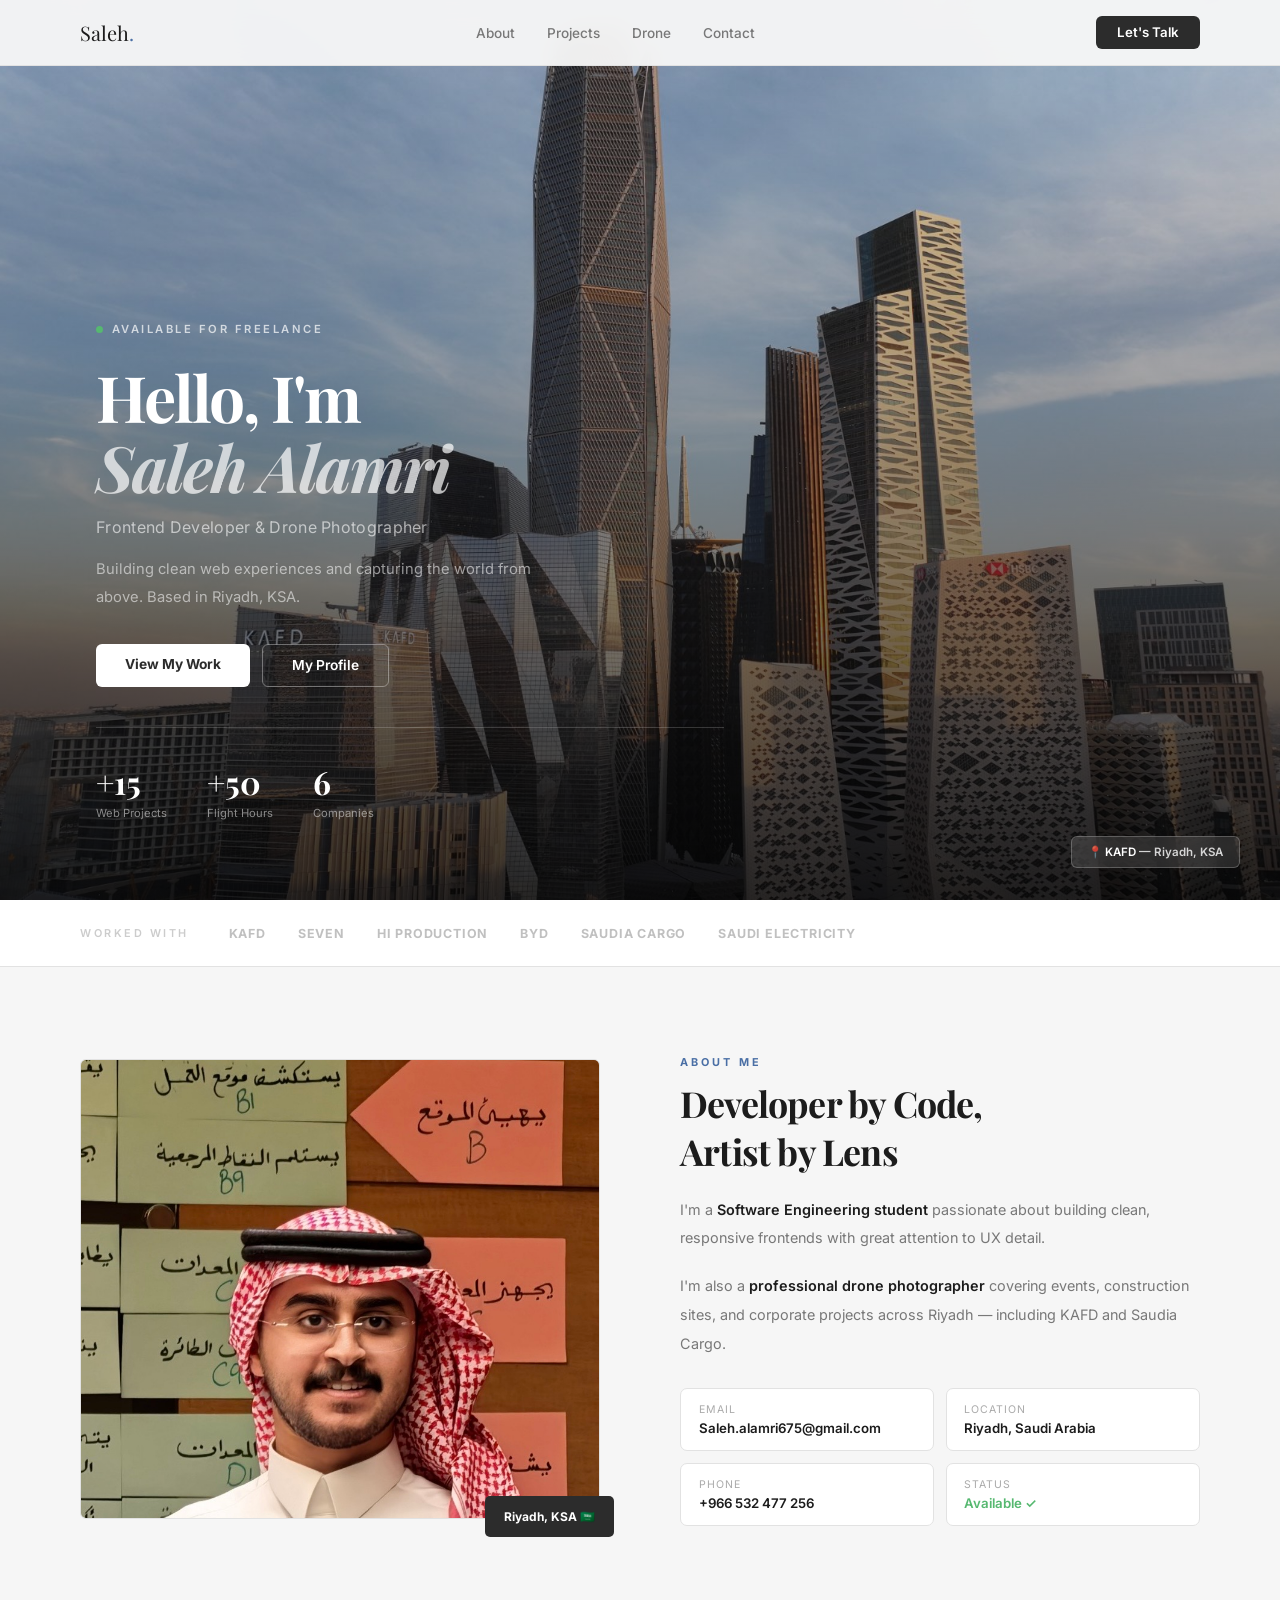
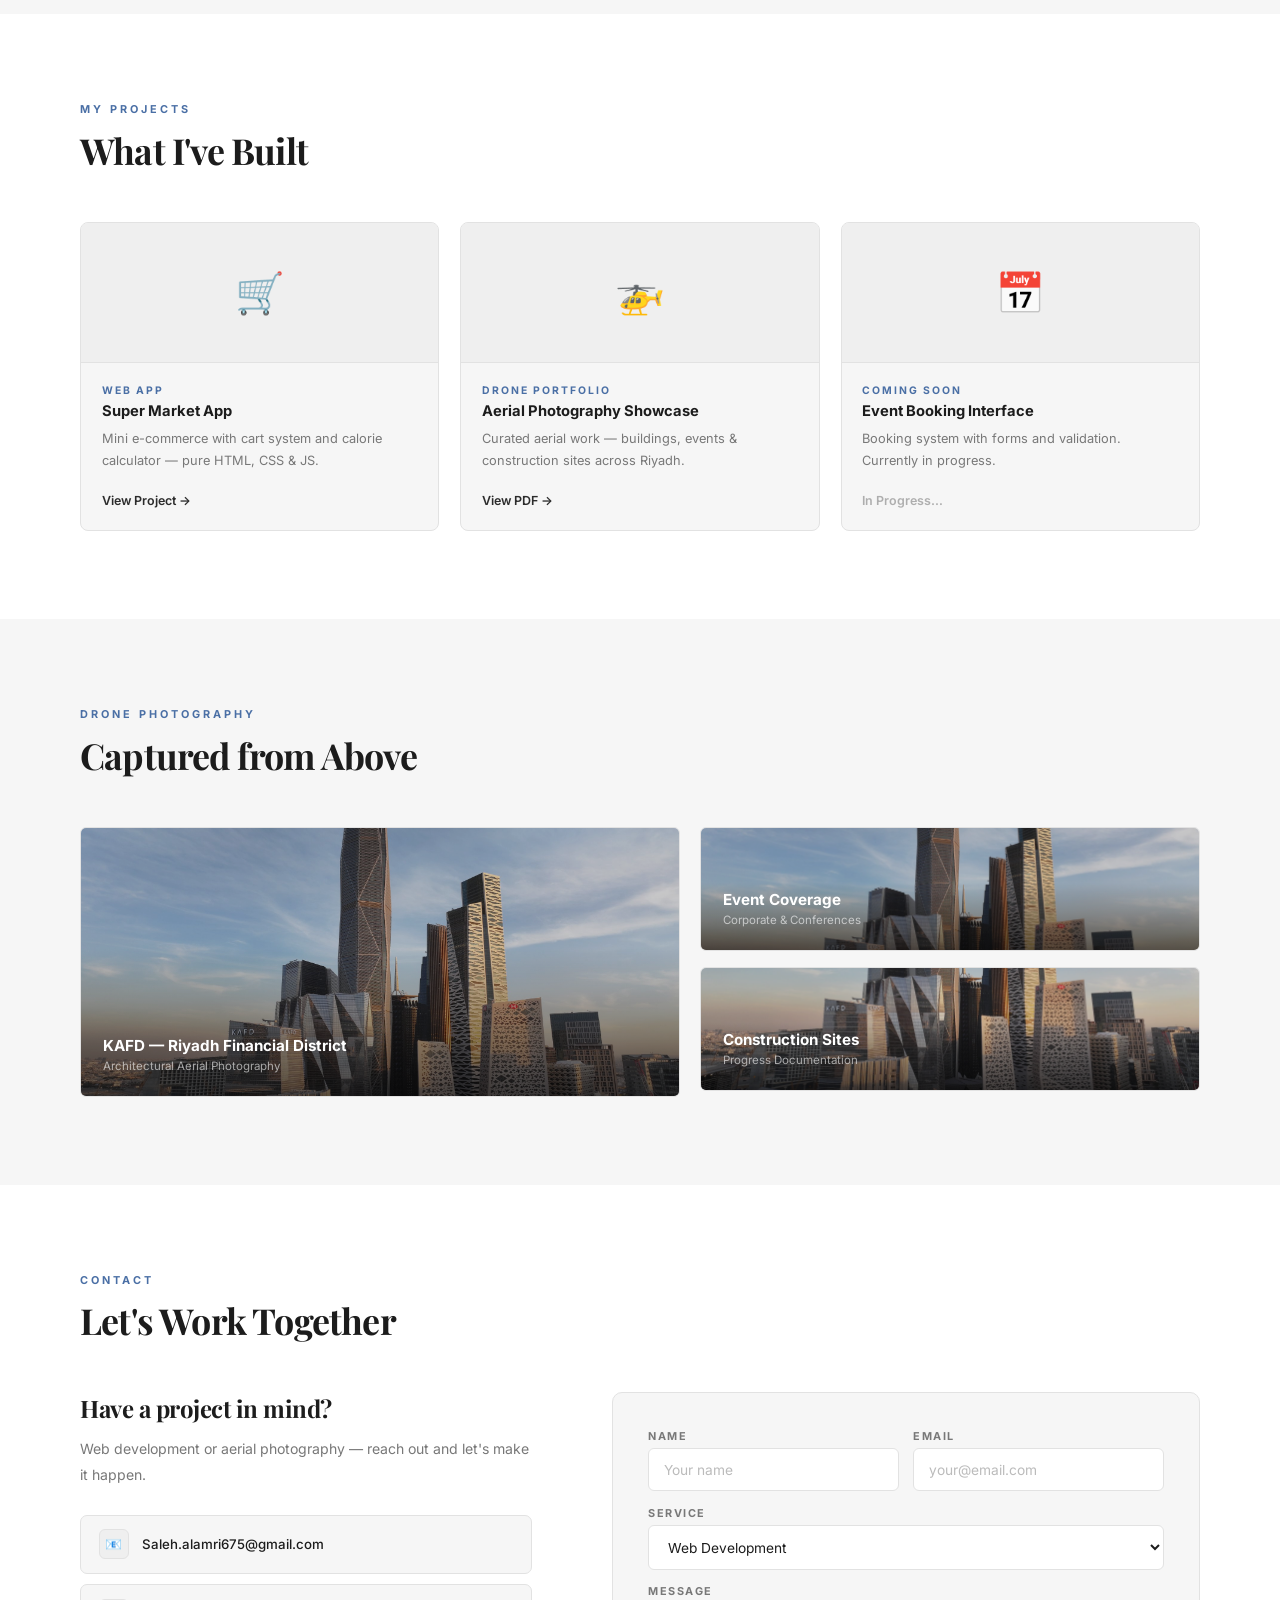
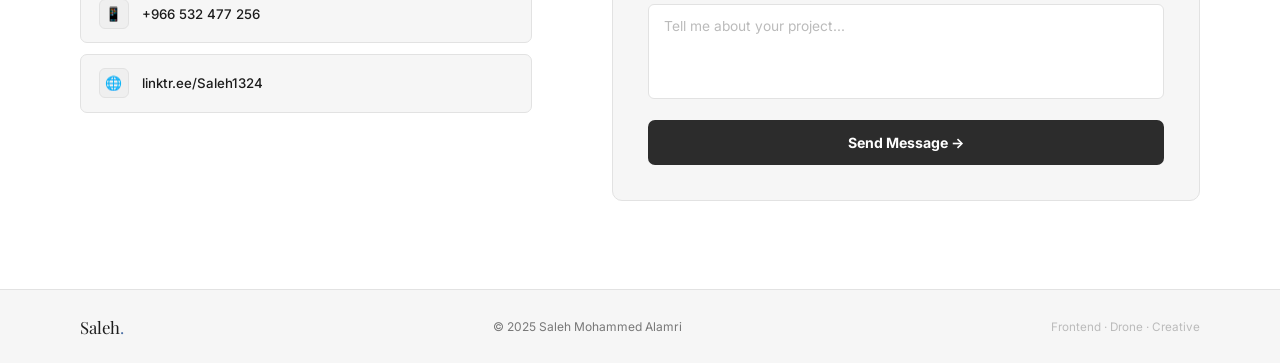
<file: index.html>
<!DOCTYPE html>
<html lang="en">
<head>
  <meta charset="UTF-8">
  <meta name="viewport" content="width=device-width, initial-scale=1.0">
  <title>Saleh Alamri — Portfolio</title>
  <link href="https://fonts.googleapis.com/css2?family=Playfair+Display:wght@600;700&family=Inter:wght@300;400;500;600&display=swap" rel="stylesheet">
  <style>
    *, *::before, *::after { margin: 0; padding: 0; box-sizing: border-box; }

    :root {
      --bg:      #f6f6f6;
      --bg2:     #ffffff;
      --soft:    #efefef;
      --border:  #e2e2e2;
      --border2: #c8c8c8;
      --text:    #1c1c1c;
      --muted:   #787878;
      --accent:  #4a6fa5;
      --btn:     #2c2c2c;
      --btn-h:   #111111;
    }

    html { scroll-behavior: smooth; }
    body { font-family: 'Inter', sans-serif; background: var(--bg); color: var(--text); overflow-x: hidden; }

    /* ── NAV ── */
    nav {
      position: fixed; top: 0; left: 0; right: 0; z-index: 100;
      display: flex; justify-content: space-between; align-items: center;
      padding: 1rem 5rem;
      background: rgba(246,246,246,0.96);
      backdrop-filter: blur(12px);
      border-bottom: 1px solid var(--border);
    }
    .nav-logo { font-family: 'Playfair Display', serif; font-size: 1.25rem; color: var(--text); }
    .nav-logo span { color: var(--accent); }
    .nav-links { display: flex; gap: 2rem; list-style: none; }
    .nav-links a { color: var(--muted); text-decoration: none; font-size: 0.85rem; font-weight: 500; transition: color 0.2s; }
    .nav-links a:hover { color: var(--text); }
    .nav-cta { padding: 0.52rem 1.3rem; background: var(--btn); color: #fff; border-radius: 6px; font-size: 0.83rem; font-weight: 600; text-decoration: none; transition: background 0.2s; }
    .nav-cta:hover { background: var(--btn-h); }

    /* ── HERO — Full screen KAFD background ── */
    .hero {
      position: relative;
      min-height: 100vh;
      display: flex;
      flex-direction: column;
      justify-content: flex-end;
      overflow: hidden;
    }

    .hero-bg {
      position: absolute;
      inset: 0;
      background: url('./Images/Header.JPG') center / cover no-repeat;
      z-index: 0;
    }
    .hero-bg::after {
      content: '';
      position: absolute;
      inset: 0;
      background: linear-gradient(
        to bottom,
        rgba(0,0,0,0.10) 0%,
        rgba(0,0,0,0.30) 40%,
        rgba(0,0,0,0.78) 100%
      );
    }

    .hero-content {
      position: relative;
      z-index: 1;
      padding: 4rem 6rem 5rem;
      max-width: 820px;
    }

    .hero-badge {
      display: inline-flex; align-items: center; gap: 0.55rem;
      font-size: 0.7rem; letter-spacing: 2.5px; text-transform: uppercase;
      color: rgba(255,255,255,0.7); font-weight: 600; margin-bottom: 1.6rem;
      animation: fadeUp 0.6s ease both;
    }
    .badge-dot { width: 7px; height: 7px; background: #56b870; border-radius: 50%; animation: blink 2s infinite; }
    @keyframes blink { 0%,100%{opacity:1} 50%{opacity:0.25} }

    h1 {
      font-family: 'Playfair Display', serif;
      font-size: clamp(2.8rem, 5vw, 5rem);
      font-weight: 700; line-height: 1.1; letter-spacing: -2px;
      color: #fff;
      animation: fadeUp 0.6s ease 0.1s both;
    }
    h1 em { font-style: italic; color: rgba(255,255,255,0.7); }

    .hero-sub {
      margin-top: 0.9rem; font-size: 1rem;
      color: rgba(255,255,255,0.6); font-weight: 400; letter-spacing: 0.3px;
      animation: fadeUp 0.6s ease 0.15s both;
    }
    .hero-desc {
      margin-top: 1.2rem; font-size: 0.92rem;
      color: rgba(255,255,255,0.55); line-height: 1.9; max-width: 480px;
      animation: fadeUp 0.6s ease 0.2s both;
    }
    .hero-btns { display: flex; gap: 0.8rem; margin-top: 2rem; animation: fadeUp 0.6s ease 0.25s both; }
    .btn-dark {
      padding: 0.78rem 1.8rem; background: #fff; color: var(--btn);
      border-radius: 6px; font-size: 0.86rem; font-weight: 700;
      text-decoration: none; border: none; cursor: pointer;
      font-family: 'Inter', sans-serif; transition: background 0.2s, transform 0.15s;
    }
    .btn-dark:hover { background: #e8e8e8; transform: translateY(-1px); }
    .btn-ghost {
      padding: 0.78rem 1.8rem; background: transparent; color: #fff;
      border-radius: 6px; font-size: 0.86rem; font-weight: 600;
      text-decoration: none; border: 1.5px solid rgba(255,255,255,0.35);
      transition: all 0.2s;
    }
    .btn-ghost:hover { border-color: #fff; background: rgba(255,255,255,0.1); transform: translateY(-1px); }

    .hero-stats {
      display: flex; gap: 2.5rem; margin-top: 2.5rem;
      padding-top: 2rem; border-top: 1px solid rgba(255,255,255,0.18);
      animation: fadeUp 0.6s ease 0.3s both;
    }
    .stat-n { font-family: 'Playfair Display', serif; font-size: 2rem; font-weight: 700; color: #fff; }
    .stat-l { font-size: 0.7rem; color: rgba(255,255,255,0.5); margin-top: 0.2rem; }

    .kafd-label {
      position: absolute; bottom: 2rem; right: 2.5rem; z-index: 1;
      background: rgba(255,255,255,0.12);
      backdrop-filter: blur(10px);
      border: 1px solid rgba(255,255,255,0.22);
      padding: 0.5rem 1rem; border-radius: 6px;
      font-size: 0.72rem; font-weight: 600; color: rgba(255,255,255,0.8);
      animation: fadeUp 0.6s ease 0.4s both;
    }
    .kafd-label span { color: #fff; }

    /* ── CLIENTS ── */
    .clients {
      padding: 1.6rem 5rem;
      background: var(--bg2); border-bottom: 1px solid var(--border);
    }
    .clients-inner { display: flex; align-items: center; gap: 2.5rem; flex-wrap: wrap; }
    .cl-label { font-size: 0.68rem; letter-spacing: 2.5px; text-transform: uppercase; color: #ccc; font-weight: 600; white-space: nowrap; }
    .cl-names { display: flex; gap: 2rem; flex-wrap: wrap; }
    .cl-name { font-size: 0.78rem; font-weight: 700; color: #c0c0c0; letter-spacing: 0.8px; text-transform: uppercase; transition: color 0.2s; cursor: default; }
    .cl-name:hover { color: var(--accent); }

    /* ── SECTIONS ── */
    section { padding: 5.5rem 5rem; }
    .sec-eyebrow { font-size: 0.68rem; letter-spacing: 3px; text-transform: uppercase; color: var(--accent); font-weight: 700; margin-bottom: 0.6rem; }
    .sec-title { font-family: 'Playfair Display', serif; font-size: clamp(1.7rem, 2.8vw, 2.5rem); font-weight: 700; color: var(--text); letter-spacing: -0.8px; }
    .sec-hdr { margin-bottom: 3rem; }

    /* ── ABOUT ── */
    #about { background: var(--bg); }
    .about-grid { display: grid; grid-template-columns: 1fr 1fr; gap: 5rem; align-items: center; }
    .abt-img { position: relative; }
    .abt-img img { width: 100%; height: 460px; object-fit: cover; object-position: top center; border-radius: 6px; border: 1px solid var(--border); }
    .abt-badge { position: absolute; bottom: -14px; right: -14px; background: var(--btn); color: #fff; padding: 0.8rem 1.2rem; border-radius: 5px; font-size: 0.75rem; font-weight: 700; }
    .abt-text p { color: var(--muted); line-height: 2; font-size: 0.9rem; margin-bottom: 1.2rem; }
    .abt-text p strong { color: var(--text); font-weight: 600; }
    .abt-info { display: grid; grid-template-columns: 1fr 1fr; gap: 0.7rem; margin-top: 1.8rem; }
    .info-box { background: var(--bg2); border: 1px solid var(--border); border-radius: 7px; padding: 0.9rem 1.1rem; }
    .ib-k { font-size: 0.66rem; text-transform: uppercase; letter-spacing: 1px; color: #aaa; margin-bottom: 0.25rem; }
    .ib-v { font-size: 0.83rem; color: var(--text); font-weight: 600; }
    .ib-v.on { color: #56b870; }

    /* ── PROJECTS ── */
    #projects { background: var(--bg2); }
    .proj-grid { display: grid; grid-template-columns: repeat(3,1fr); gap: 1.3rem; }
    .proj-card { background: var(--bg); border: 1px solid var(--border); border-radius: 8px; overflow: hidden; transition: all 0.3s; }
    .proj-card:hover { transform: translateY(-3px); box-shadow: 0 10px 28px rgba(0,0,0,0.07); border-color: var(--border2); }
    .proj-thumb { height: 140px; display: flex; align-items: center; justify-content: center; font-size: 2.5rem; background: var(--soft); border-bottom: 1px solid var(--border); }
    .proj-body { padding: 1.3rem; }
    .proj-type { font-size: 0.65rem; letter-spacing: 2px; text-transform: uppercase; color: var(--accent); font-weight: 700; margin-bottom: 0.35rem; }
    .proj-name { font-size: 0.92rem; font-weight: 700; color: var(--text); margin-bottom: 0.5rem; }
    .proj-desc { font-size: 0.8rem; color: var(--muted); line-height: 1.7; margin-bottom: 1.1rem; }
    .proj-link { display: inline-flex; align-items: center; gap: 0.3rem; font-size: 0.78rem; font-weight: 600; color: var(--btn); text-decoration: none; transition: gap 0.2s; }
    .proj-link:hover { gap: 0.55rem; }

    /* ── DRONE ── */
    #drone { background: var(--bg); }
    .drone-grid { display: grid; grid-template-columns: 1.2fr 1fr; gap: 1.2rem; }
    .drone-card { position: relative; overflow: hidden; border-radius: 6px; border: 1px solid var(--border); height: 270px; }
    .drone-card img { width: 100%; height: 100%; object-fit: cover; transition: transform 0.5s; filter: brightness(0.82); }
    .drone-card:hover img { transform: scale(1.04); filter: brightness(0.95); }
    .drone-ov { position: absolute; inset: 0; background: linear-gradient(to top, rgba(0,0,0,0.55) 0%, transparent 55%); display: flex; flex-direction: column; justify-content: flex-end; padding: 1.4rem; }
    .ov-title { font-size: 0.95rem; font-weight: 700; color: #fff; margin-bottom: 0.25rem; }
    .ov-sub { font-size: 0.72rem; color: rgba(255,255,255,0.6); }
    .drone-right { display: flex; flex-direction: column; gap: 1rem; }
    .dc-sm { height: 124px; }

    /* ── CONTACT ── */
    #contact { background: var(--bg2); }
    .contact-grid { display: grid; grid-template-columns: 1fr 1.3fr; gap: 5rem; align-items: start; }
    .ct-info h3 { font-family: 'Playfair Display', serif; font-size: 1.5rem; font-weight: 700; color: var(--text); letter-spacing: -0.5px; margin-bottom: 0.7rem; }
    .ct-info p { color: var(--muted); line-height: 1.9; font-size: 0.88rem; margin-bottom: 1.6rem; }
    .ct-links { display: flex; flex-direction: column; gap: 0.65rem; }
    .ct-link { display: flex; align-items: center; gap: 0.85rem; padding: 0.85rem 1.1rem; background: var(--bg); border: 1px solid var(--border); border-radius: 7px; color: var(--text); text-decoration: none; font-size: 0.83rem; font-weight: 500; transition: border-color 0.2s, background 0.2s; }
    .ct-link:hover { border-color: var(--border2); background: var(--soft); }
    .ct-ico { width: 30px; height: 30px; flex-shrink: 0; background: var(--soft); border-radius: 6px; display: flex; align-items: center; justify-content: center; font-size: 0.85rem; border: 1px solid var(--border); }
    .ct-form { background: var(--bg); border: 1px solid var(--border); border-radius: 10px; padding: 2.2rem; }
    .f-row { display: grid; grid-template-columns: 1fr 1fr; gap: 0.9rem; }
    .fg { display: flex; flex-direction: column; gap: 0.35rem; margin-bottom: 0.9rem; }
    .fg label { font-size: 0.68rem; text-transform: uppercase; letter-spacing: 1.5px; color: var(--muted); font-weight: 700; }
    .fg input, .fg textarea, .fg select { background: var(--bg2); border: 1.5px solid var(--border); border-radius: 6px; padding: 0.78rem 0.9rem; color: var(--text); font-family: 'Inter', sans-serif; font-size: 0.86rem; outline: none; resize: none; transition: border-color 0.2s; }
    .fg input:focus, .fg textarea:focus, .fg select:focus { border-color: var(--accent); }
    .fg textarea { min-height: 95px; }
    .fg input::placeholder, .fg textarea::placeholder { color: #bbb; }
    .f-btn { width: 100%; padding: 0.88rem; background: var(--btn); color: #fff; border: none; border-radius: 7px; font-family: 'Inter', sans-serif; font-size: 0.88rem; font-weight: 700; cursor: pointer; transition: background 0.2s, transform 0.15s; margin-top: 0.4rem; }
    .f-btn:hover { background: var(--btn-h); transform: translateY(-1px); }

    /* ── FOOTER ── */
    footer { padding: 1.6rem 5rem; background: var(--bg); border-top: 1px solid var(--border); display: flex; justify-content: space-between; align-items: center; }
    .f-logo { font-family: 'Playfair Display', serif; font-size: 1.05rem; color: var(--text); }
    .f-logo span { color: var(--accent); }
    .f-copy { font-size: 0.75rem; color: var(--muted); }

    /* ── REVEAL ── */
    .reveal { opacity: 0; transform: translateY(22px); transition: opacity 0.7s ease, transform 0.7s ease; }
    .reveal.visible { opacity: 1; transform: translateY(0); }

    @keyframes fadeUp { from{opacity:0;transform:translateY(18px)} to{opacity:1;transform:translateY(0)} }

    /* ── RESPONSIVE ── */
    @media (max-width:960px) {
      nav { padding: 1rem 1.5rem; }
      .nav-links { display: none; }
      .hero-content { padding: 3rem 1.5rem 4rem; }
      section { padding: 4rem 1.5rem; }
      .about-grid, .proj-grid, .drone-grid, .contact-grid { grid-template-columns: 1fr; }
      .f-row { grid-template-columns: 1fr; }
      .clients { padding: 1.5rem; }
      footer { flex-direction: column; gap: 0.5rem; text-align: center; padding: 1.5rem; }
      .drone-right { flex-direction: row; }
      .dc-sm { flex: 1; }
      .hero-stats { gap: 1.5rem; }
    }
  </style>
</head>
<body>

<!-- NAV -->
<nav>
  <div class="nav-logo">Saleh<span>.</span></div>
  <ul class="nav-links">
    <li><a href="#about">About</a></li>
    <li><a href="#projects">Projects</a></li>
    <li><a href="#drone">Drone</a></li>
    <li><a href="#contact">Contact</a></li>
  </ul>
  <a href="#contact" class="nav-cta">Let's Talk</a>
</nav>

<!-- HERO — KAFD full screen -->
<div class="hero">
  <div class="hero-bg"></div>

  <div class="hero-content">
    <div class="hero-badge"><span class="badge-dot"></span>Available for Freelance</div>
    <h1>Hello, I'm<br><em>Saleh Alamri</em></h1>
    <p class="hero-sub">Frontend Developer &amp; Drone Photographer</p>
    <p class="hero-desc">Building clean web experiences and capturing the world from above. Based in Riyadh, KSA.</p>
    <div class="hero-btns">
      <a href="#projects" class="btn-dark">View My Work</a>
      <a href="./Profile.html" class="btn-ghost">My Profile</a>
    </div>
    <div class="hero-stats">
      <div><div class="stat-n">+15</div><div class="stat-l">Web Projects</div></div>
      <div><div class="stat-n">+50</div><div class="stat-l">Flight Hours</div></div>
      <div><div class="stat-n">6</div><div class="stat-l">Companies</div></div>
    </div>
  </div>

  <div class="kafd-label">📍 <span>KAFD</span> — Riyadh, KSA</div>
</div>

<!-- CLIENTS -->
<div class="clients reveal">
  <div class="clients-inner">
    <span class="cl-label">Worked with</span>
    <div class="cl-names">
      <span class="cl-name">KAFD</span>
      <span class="cl-name">Seven</span>
      <span class="cl-name">HI Production</span>
      <span class="cl-name">BYD</span>
      <span class="cl-name">Saudia Cargo</span>
      <span class="cl-name">Saudi Electricity</span>
    </div>
  </div>
</div>

<!-- ABOUT -->
<section id="about">
  <div class="about-grid">
    <div class="abt-img reveal">
      <img src="./Images/Saleh.jpg" alt="Saleh Alamri">
      <div class="abt-badge">Riyadh, KSA 🇸🇦</div>
    </div>
    <div class="abt-text reveal">
      <div class="sec-eyebrow">About Me</div>
      <h2 class="sec-title" style="margin-bottom:1.3rem;">Developer by Code,<br>Artist by Lens</h2>
      <p>I'm a <strong>Software Engineering student</strong> passionate about building clean, responsive frontends with great attention to UX detail.</p>
      <p>I'm also a <strong>professional drone photographer</strong> covering events, construction sites, and corporate projects across Riyadh — including KAFD and Saudia Cargo.</p>
      <div class="abt-info">
        <div class="info-box"><div class="ib-k">Email</div><div class="ib-v">Saleh.alamri675@gmail.com</div></div>
        <div class="info-box"><div class="ib-k">Location</div><div class="ib-v">Riyadh, Saudi Arabia</div></div>
        <div class="info-box"><div class="ib-k">Phone</div><div class="ib-v">+966 532 477 256</div></div>
        <div class="info-box"><div class="ib-k">Status</div><div class="ib-v on">Available ✓</div></div>
      </div>
    </div>
  </div>
</section>

<!-- PROJECTS -->
<section id="projects">
  <div class="sec-hdr reveal">
    <div class="sec-eyebrow">My Projects</div>
    <h2 class="sec-title">What I've Built</h2>
  </div>
  <div class="proj-grid reveal">
    <div class="proj-card">
      <div class="proj-thumb">🛒</div>
      <div class="proj-body">
        <div class="proj-type">Web App</div>
        <div class="proj-name">Super Market App</div>
        <div class="proj-desc">Mini e-commerce with cart system and calorie calculator — pure HTML, CSS & JS.</div>
        <a href="./Project1.html" class="proj-link">View Project →</a>
      </div>
    </div>
    <div class="proj-card">
      <div class="proj-thumb">🚁</div>
      <div class="proj-body">
        <div class="proj-type">Drone Portfolio</div>
        <div class="proj-name">Aerial Photography Showcase</div>
        <div class="proj-desc">Curated aerial work — buildings, events & construction sites across Riyadh.</div>
        <a href="./files/Portfolio_Saleh.pdf" class="proj-link">View PDF →</a>
      </div>
    </div>
    <div class="proj-card">
      <div class="proj-thumb">📅</div>
      <div class="proj-body">
        <div class="proj-type">Coming Soon</div>
        <div class="proj-name">Event Booking Interface</div>
        <div class="proj-desc">Booking system with forms and validation. Currently in progress.</div>
        <span class="proj-link" style="opacity:0.35; cursor:default;">In Progress…</span>
      </div>
    </div>
  </div>
</section>

<!-- DRONE -->
<section id="drone">
  <div class="sec-hdr reveal">
    <div class="sec-eyebrow">Drone Photography</div>
    <h2 class="sec-title">Captured from Above</h2>
  </div>
  <div class="drone-grid reveal">
    <div class="drone-card">
      <img src="./Images/Header.JPG" alt="KAFD Riyadh">
      <div class="drone-ov">
        <div class="ov-title">KAFD — Riyadh Financial District</div>
        <div class="ov-sub">Architectural Aerial Photography</div>
      </div>
    </div>
    <div class="drone-right">
      <div class="drone-card dc-sm">
        <img src="./Images/Header.JPG" alt="Events">
        <div class="drone-ov"><div class="ov-title">Event Coverage</div><div class="ov-sub">Corporate & Conferences</div></div>
      </div>
      <div class="drone-card dc-sm">
        <img src="./Images/Header.JPG" alt="Construction" style="object-position:bottom;">
        <div class="drone-ov"><div class="ov-title">Construction Sites</div><div class="ov-sub">Progress Documentation</div></div>
      </div>
    </div>
  </div>
</section>

<!-- CONTACT -->
<section id="contact">
  <div class="sec-hdr reveal">
    <div class="sec-eyebrow">Contact</div>
    <h2 class="sec-title">Let's Work Together</h2>
  </div>
  <div class="contact-grid reveal">
    <div class="ct-info">
      <h3>Have a project in mind?</h3>
      <p>Web development or aerial photography — reach out and let's make it happen.</p>
      <div class="ct-links">
        <a href="mailto:Saleh.alamri675@gmail.com" class="ct-link"><span class="ct-ico">📧</span>Saleh.alamri675@gmail.com</a>
        <a href="tel:+966532477256" class="ct-link"><span class="ct-ico">📱</span>+966 532 477 256</a>
        <a href="https://linktr.ee/Saleh1324" target="_blank" class="ct-link"><span class="ct-ico">🌐</span>linktr.ee/Saleh1324</a>
      </div>
    </div>
    <div class="ct-form">
      <div class="f-row">
        <div class="fg"><label>Name</label><input type="text" placeholder="Your name"></div>
        <div class="fg"><label>Email</label><input type="email" placeholder="your@email.com"></div>
      </div>
      <div class="fg">
        <label>Service</label>
        <select><option>Web Development</option><option>Drone Photography</option><option>Both</option><option>Other</option></select>
      </div>
      <div class="fg"><label>Message</label><textarea placeholder="Tell me about your project..."></textarea></div>
      <button class="f-btn">Send Message →</button>
    </div>
  </div>
</section>

<!-- FOOTER -->
<footer>
  <div class="f-logo">Saleh<span>.</span></div>
  <div class="f-copy">© 2025 Saleh Mohammed Alamri</div>
  <div style="font-size:0.73rem; color:#bbb;">Frontend · Drone · Creative</div>
</footer>

<script>
  const obs = new IntersectionObserver(e => e.forEach(x => { if(x.isIntersecting) x.target.classList.add('visible'); }), {threshold:0.1});
  document.querySelectorAll('.reveal').forEach(el => obs.observe(el));

  const secs = document.querySelectorAll('section[id]');
  window.addEventListener('scroll', () => {
    secs.forEach(s => {
      const a = document.querySelector(`.nav-links a[href="#${s.id}"]`);
      if (!a) return;
      a.style.color = (scrollY >= s.offsetTop - 80 && scrollY < s.offsetTop + s.offsetHeight) ? 'var(--text)' : '';
    });
  });
</script>
</body>
</html>
</file>
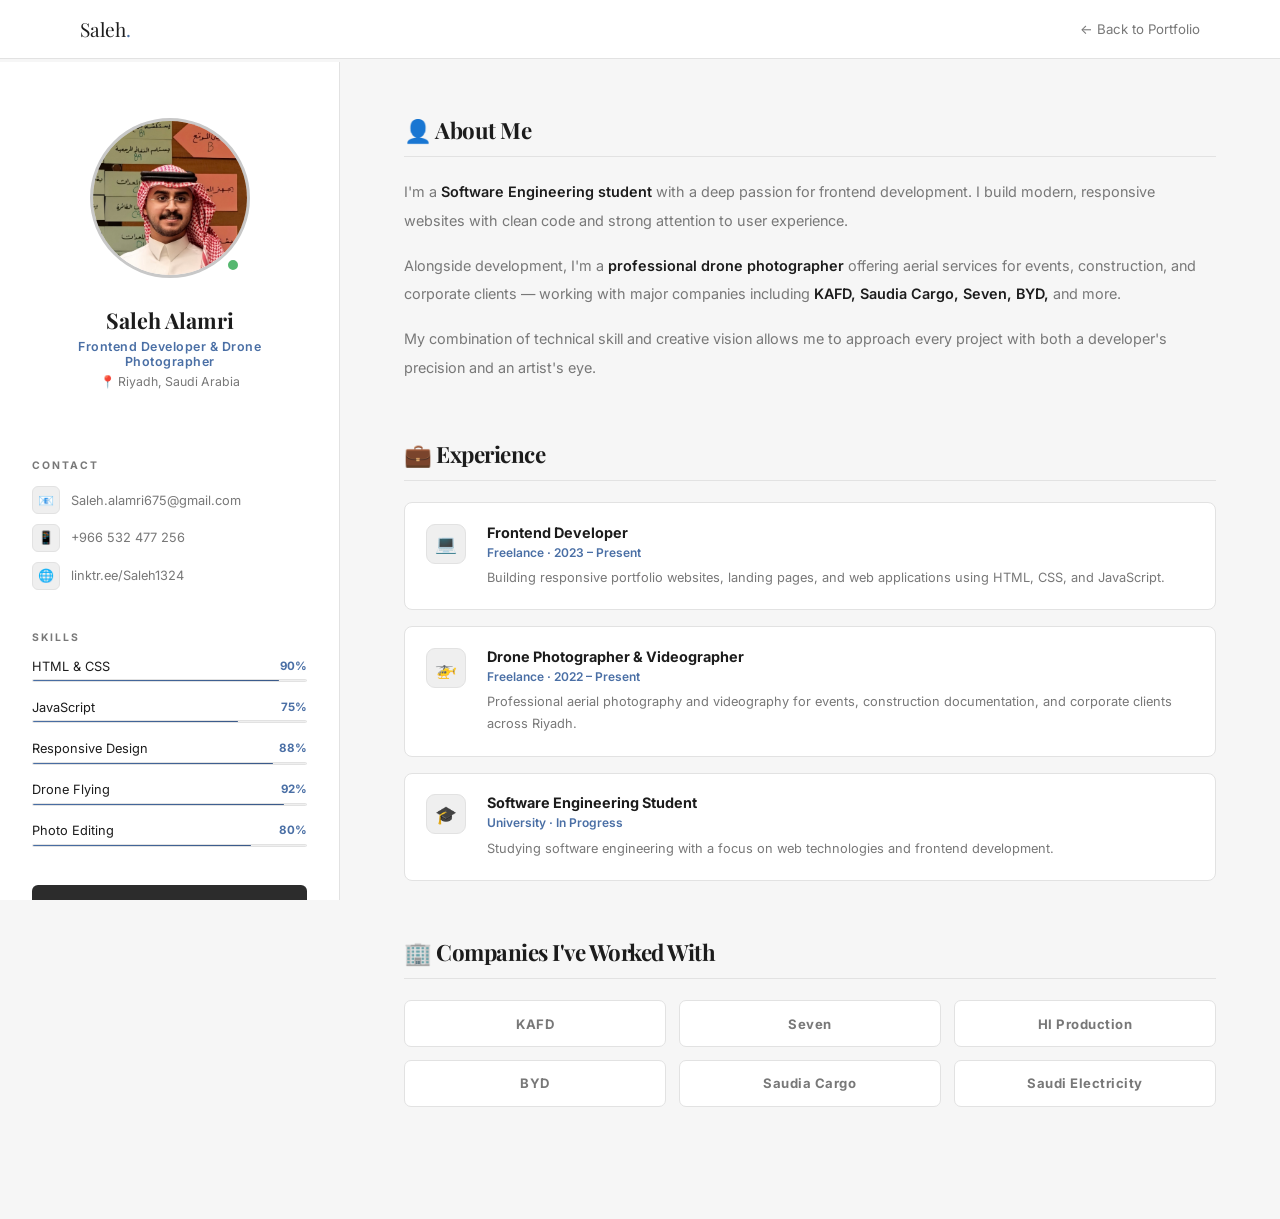
<file: Profile.html>
<!DOCTYPE html>
<html lang="en">
<head>
  <meta charset="UTF-8">
  <meta name="viewport" content="width=device-width, initial-scale=1.0">
  <title>Saleh Alamri — Profile</title>
  <link href="https://fonts.googleapis.com/css2?family=Playfair+Display:wght@600;700&family=Inter:wght@300;400;500;600&display=swap" rel="stylesheet">
  <style>
    *, *::before, *::after { margin: 0; padding: 0; box-sizing: border-box; }
    :root {
      --bg: #f6f6f6; --bg2: #ffffff; --soft: #efefef;
      --border: #e2e2e2; --border2: #c8c8c8;
      --text: #1c1c1c; --muted: #787878;
      --accent: #4a6fa5; --btn: #2c2c2c; --btn-h: #111;
    }
    body { font-family: 'Inter', sans-serif; background: var(--bg); color: var(--text); min-height: 100vh; }

    nav {
      display: flex; justify-content: space-between; align-items: center;
      padding: 1rem 5rem; background: var(--bg2);
      border-bottom: 1px solid var(--border);
      position: sticky; top: 0; z-index: 100;
    }
    .nav-logo { font-family: 'Playfair Display', serif; font-size: 1.2rem; color: var(--text); text-decoration: none; }
    .nav-logo span { color: var(--accent); }
    .nav-back { font-size: 0.83rem; color: var(--muted); text-decoration: none; transition: color 0.2s; }
    .nav-back:hover { color: var(--text); }

    .layout { display: grid; grid-template-columns: 340px 1fr; min-height: calc(100vh - 62px); }

    /* SIDEBAR */
    aside {
      background: var(--bg2); border-right: 1px solid var(--border);
      padding: 3.5rem 2rem; display: flex; flex-direction: column; align-items: center;
      text-align: center; position: sticky; top: 62px;
      height: calc(100vh - 62px); overflow-y: auto;
    }

    .avatar-wrap { position: relative; margin-bottom: 1.5rem; }
    .avatar-wrap img {
      width: 160px; height: 160px; border-radius: 50%;
      object-fit: cover; object-position: top center;
      border: 3px solid var(--border2);
    }
    .av-dot {
      position: absolute; bottom: 10px; right: 10px;
      width: 14px; height: 14px; background: #56b870;
      border-radius: 50%; border: 2px solid var(--bg2);
    }

    .s-name { font-family: 'Playfair Display', serif; font-size: 1.35rem; font-weight: 700; color: var(--text); margin-bottom: 0.3rem; }
    .s-role { font-size: 0.78rem; color: var(--accent); font-weight: 600; letter-spacing: 0.5px; margin-bottom: 0.3rem; }
    .s-loc { font-size: 0.77rem; color: var(--muted); margin-bottom: 1.8rem; }

    .s-divider { width: 100%; height: 1px; background: var(--border); margin: 1.3rem 0; }

    .s-section-lbl { font-size: 0.65rem; text-transform: uppercase; letter-spacing: 2px; color: var(--muted); font-weight: 700; margin-bottom: 0.9rem; text-align: left; width: 100%; }

    .s-contacts { width: 100%; display: flex; flex-direction: column; gap: 0.6rem; }
    .s-crow { display: flex; align-items: center; gap: 0.7rem; font-size: 0.8rem; color: var(--muted); text-align: left; }
    .s-crow a { color: var(--muted); text-decoration: none; transition: color 0.2s; word-break: break-all; }
    .s-crow a:hover { color: var(--accent); }
    .s-ico { width: 28px; height: 28px; flex-shrink: 0; background: var(--soft); border-radius: 6px; display: flex; align-items: center; justify-content: center; font-size: 0.8rem; border: 1px solid var(--border); }

    .skills-list { width: 100%; }
    .sk-row { margin-bottom: 1.1rem; text-align: left; }
    .sk-hdr { display: flex; justify-content: space-between; margin-bottom: 0.35rem; font-size: 0.8rem; }
    .sk-pct { font-size: 0.72rem; color: var(--accent); font-weight: 700; }
    .sk-bar { height: 3px; background: var(--soft); border-radius: 100px; overflow: hidden; border: 1px solid var(--border); }
    .sk-fill { height: 100%; background: linear-gradient(90deg, var(--accent), #3a5a8a); border-radius: 100px; width: 0; transition: width 1.3s cubic-bezier(0.4,0,0.2,1); }

    .cv-btn {
      width: 100%; padding: 0.8rem;
      background: var(--btn); color: #fff;
      border-radius: 6px; font-family: 'Inter', sans-serif;
      font-size: 0.83rem; font-weight: 700;
      text-decoration: none; text-align: center;
      display: block; margin-top: 1.3rem; transition: background 0.2s;
    }
    .cv-btn:hover { background: var(--btn-h); }

    /* MAIN */
    main { padding: 3.5rem 4rem; overflow-y: auto; }
    .m-sec { margin-bottom: 3.5rem; }
    .m-title {
      font-family: 'Playfair Display', serif;
      font-size: 1.4rem; font-weight: 700; color: var(--text);
      letter-spacing: -0.5px; margin-bottom: 1.3rem;
      padding-bottom: 0.7rem; border-bottom: 1px solid var(--border);
    }

    .bio-p { color: var(--muted); line-height: 2; font-size: 0.9rem; margin-bottom: 1rem; }
    .bio-p strong { color: var(--text); font-weight: 600; }

    .exp-list { display: flex; flex-direction: column; gap: 1rem; }
    .exp-item {
      display: flex; gap: 1.3rem; padding: 1.3rem;
      background: var(--bg2); border: 1px solid var(--border);
      border-radius: 8px; transition: border-color 0.2s;
    }
    .exp-item:hover { border-color: var(--border2); }
    .exp-ico { width: 40px; height: 40px; flex-shrink: 0; background: var(--soft); border-radius: 9px; display: flex; align-items: center; justify-content: center; font-size: 1.1rem; border: 1px solid var(--border); }
    .exp-ttl { font-size: 0.9rem; font-weight: 700; color: var(--text); margin-bottom: 0.25rem; }
    .exp-sub { font-size: 0.75rem; color: var(--accent); margin-bottom: 0.45rem; font-weight: 600; }
    .exp-desc { font-size: 0.8rem; color: var(--muted); line-height: 1.7; }

    .cl-grid { display: grid; grid-template-columns: repeat(3,1fr); gap: 0.8rem; }
    .cl-card {
      background: var(--bg2); border: 1px solid var(--border);
      border-radius: 7px; padding: 0.9rem;
      text-align: center; font-size: 0.82rem; font-weight: 700;
      color: var(--muted); letter-spacing: 0.5px;
      transition: all 0.2s;
    }
    .cl-card:hover { border-color: var(--border2); color: var(--text); }

    @media (max-width:900px) {
      nav { padding: 1rem 1.5rem; }
      .layout { grid-template-columns: 1fr; }
      aside { position: static; height: auto; }
      main { padding: 2rem 1.5rem; }
      .cl-grid { grid-template-columns: 1fr 1fr; }
    }
  </style>
</head>
<body>

<nav>
  <a href="./index.html" class="nav-logo">Saleh<span>.</span></a>
  <a href="./index.html" class="nav-back">← Back to Portfolio</a>
</nav>

<div class="layout">
  <aside>
    <div class="avatar-wrap">
      <img src="./Images/Saleh.jpg" alt="Saleh Alamri">
      <div class="av-dot"></div>
    </div>
    <div class="s-name">Saleh Alamri</div>
    <div class="s-role">Frontend Developer & Drone Photographer</div>
    <div class="s-loc">📍 Riyadh, Saudi Arabia</div>

    <div class="s-divider"></div>
    <div class="s-section-lbl">Contact</div>
    <div class="s-contacts">
      <div class="s-crow"><span class="s-ico">📧</span><a href="mailto:Saleh.alamri675@gmail.com">Saleh.alamri675@gmail.com</a></div>
      <div class="s-crow"><span class="s-ico">📱</span><a href="tel:+966532477256">+966 532 477 256</a></div>
      <div class="s-crow"><span class="s-ico">🌐</span><a href="https://linktr.ee/Saleh1324" target="_blank">linktr.ee/Saleh1324</a></div>
    </div>

    <div class="s-divider"></div>
    <div class="s-section-lbl">Skills</div>
    <div class="skills-list">
      <div class="sk-row"><div class="sk-hdr"><span>HTML & CSS</span><span class="sk-pct">90%</span></div><div class="sk-bar"><div class="sk-fill" data-w="90"></div></div></div>
      <div class="sk-row"><div class="sk-hdr"><span>JavaScript</span><span class="sk-pct">75%</span></div><div class="sk-bar"><div class="sk-fill" data-w="75"></div></div></div>
      <div class="sk-row"><div class="sk-hdr"><span>Responsive Design</span><span class="sk-pct">88%</span></div><div class="sk-bar"><div class="sk-fill" data-w="88"></div></div></div>
      <div class="sk-row"><div class="sk-hdr"><span>Drone Flying</span><span class="sk-pct">92%</span></div><div class="sk-bar"><div class="sk-fill" data-w="92"></div></div></div>
      <div class="sk-row"><div class="sk-hdr"><span>Photo Editing</span><span class="sk-pct">80%</span></div><div class="sk-bar"><div class="sk-fill" data-w="80"></div></div></div>
    </div>

    <a href="./files/Portfolio_Saleh.pdf" class="cv-btn" target="_blank">Download Portfolio PDF ↓</a>
  </aside>

  <main>
    <div class="m-sec">
      <div class="m-title">👤 About Me</div>
      <p class="bio-p">I'm a <strong>Software Engineering student</strong> with a deep passion for frontend development. I build modern, responsive websites with clean code and strong attention to user experience.</p>
      <p class="bio-p">Alongside development, I'm a <strong>professional drone photographer</strong> offering aerial services for events, construction, and corporate clients — working with major companies including <strong>KAFD, Saudia Cargo, Seven, BYD,</strong> and more.</p>
      <p class="bio-p">My combination of technical skill and creative vision allows me to approach every project with both a developer's precision and an artist's eye.</p>
    </div>

    <div class="m-sec">
      <div class="m-title">💼 Experience</div>
      <div class="exp-list">
        <div class="exp-item">
          <div class="exp-ico">💻</div>
          <div>
            <div class="exp-ttl">Frontend Developer</div>
            <div class="exp-sub">Freelance · 2023 – Present</div>
            <div class="exp-desc">Building responsive portfolio websites, landing pages, and web applications using HTML, CSS, and JavaScript.</div>
          </div>
        </div>
        <div class="exp-item">
          <div class="exp-ico">🚁</div>
          <div>
            <div class="exp-ttl">Drone Photographer & Videographer</div>
            <div class="exp-sub">Freelance · 2022 – Present</div>
            <div class="exp-desc">Professional aerial photography and videography for events, construction documentation, and corporate clients across Riyadh.</div>
          </div>
        </div>
        <div class="exp-item">
          <div class="exp-ico">🎓</div>
          <div>
            <div class="exp-ttl">Software Engineering Student</div>
            <div class="exp-sub">University · In Progress</div>
            <div class="exp-desc">Studying software engineering with a focus on web technologies and frontend development.</div>
          </div>
        </div>
      </div>
    </div>

    <div class="m-sec">
      <div class="m-title">🏢 Companies I've Worked With</div>
      <div class="cl-grid">
        <div class="cl-card">KAFD</div>
        <div class="cl-card">Seven</div>
        <div class="cl-card">HI Production</div>
        <div class="cl-card">BYD</div>
        <div class="cl-card">Saudia Cargo</div>
        <div class="cl-card">Saudi Electricity</div>
      </div>
    </div>
  </main>
</div>

<script>
  window.addEventListener('load', () => {
    setTimeout(() => {
      document.querySelectorAll('.sk-fill').forEach(b => { b.style.width = b.dataset.w + '%'; });
    }, 300);
  });
</script>
</body>
</html>
</file>
